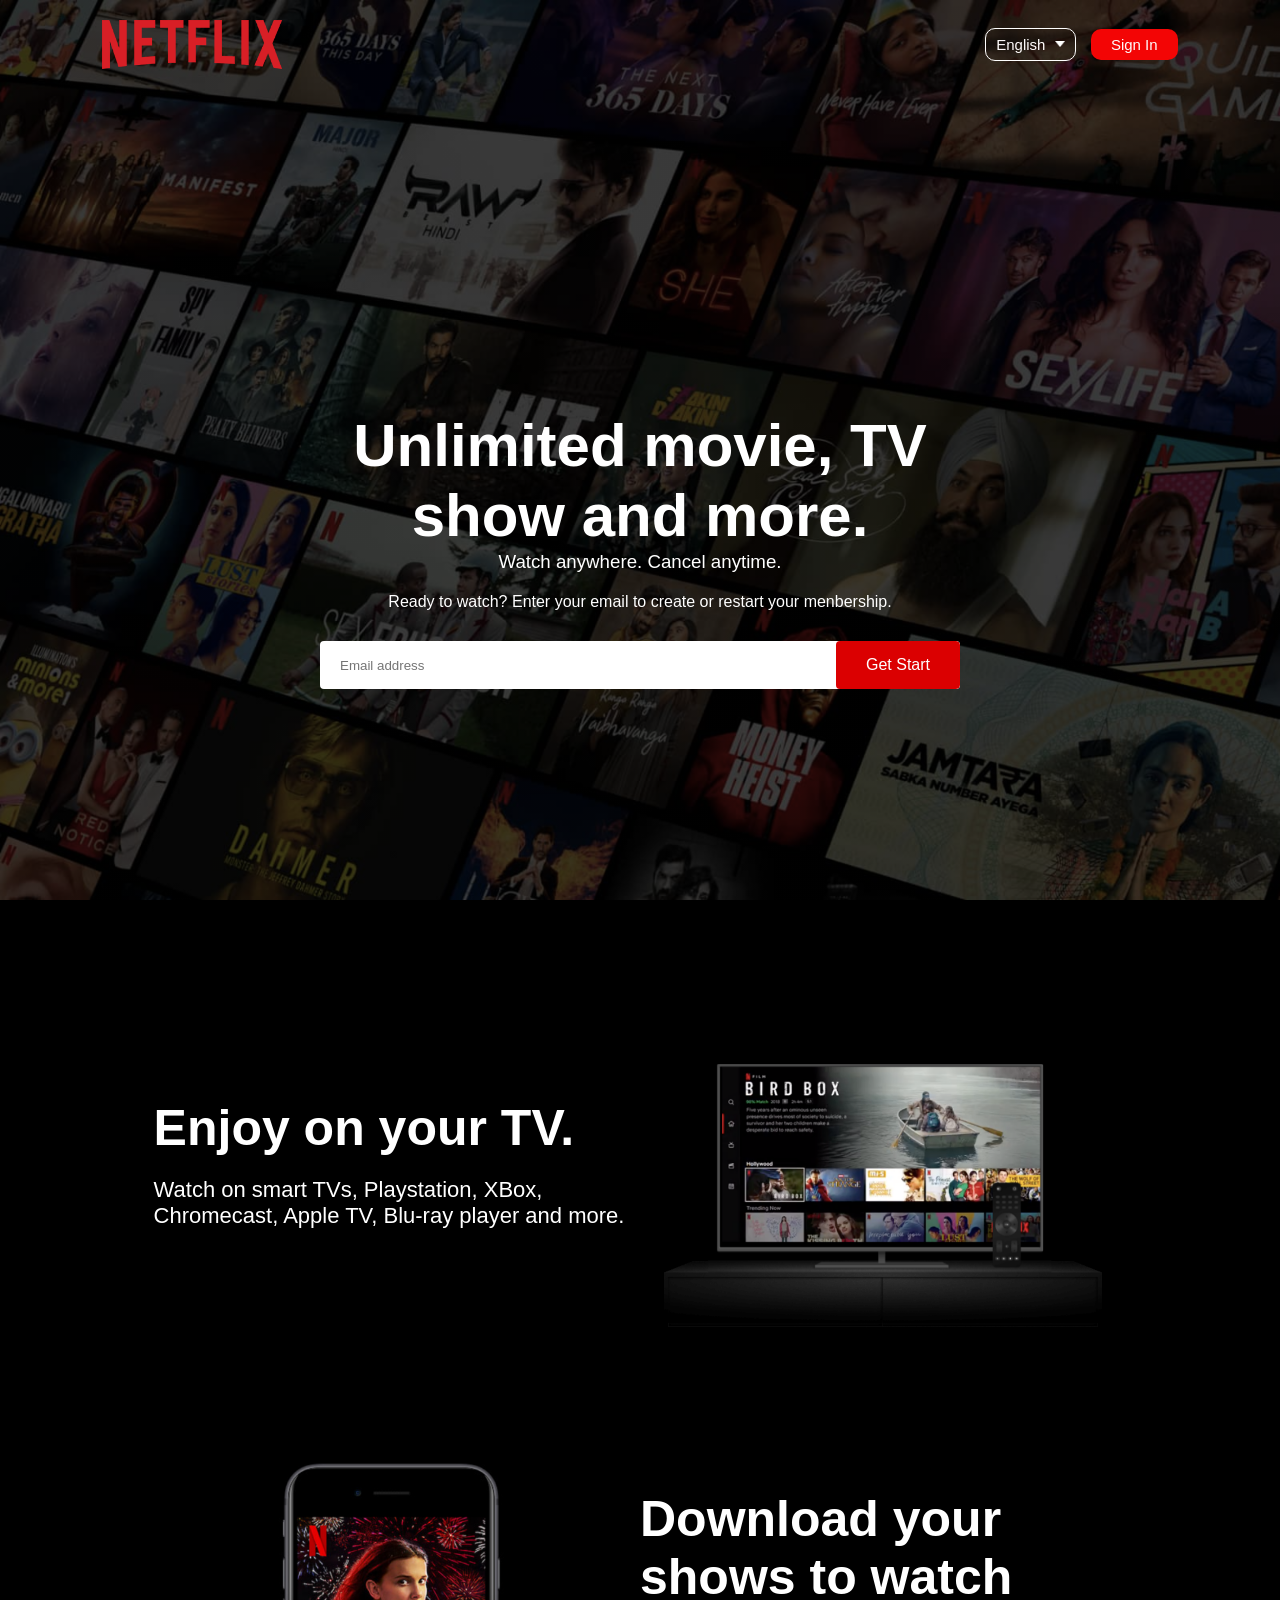
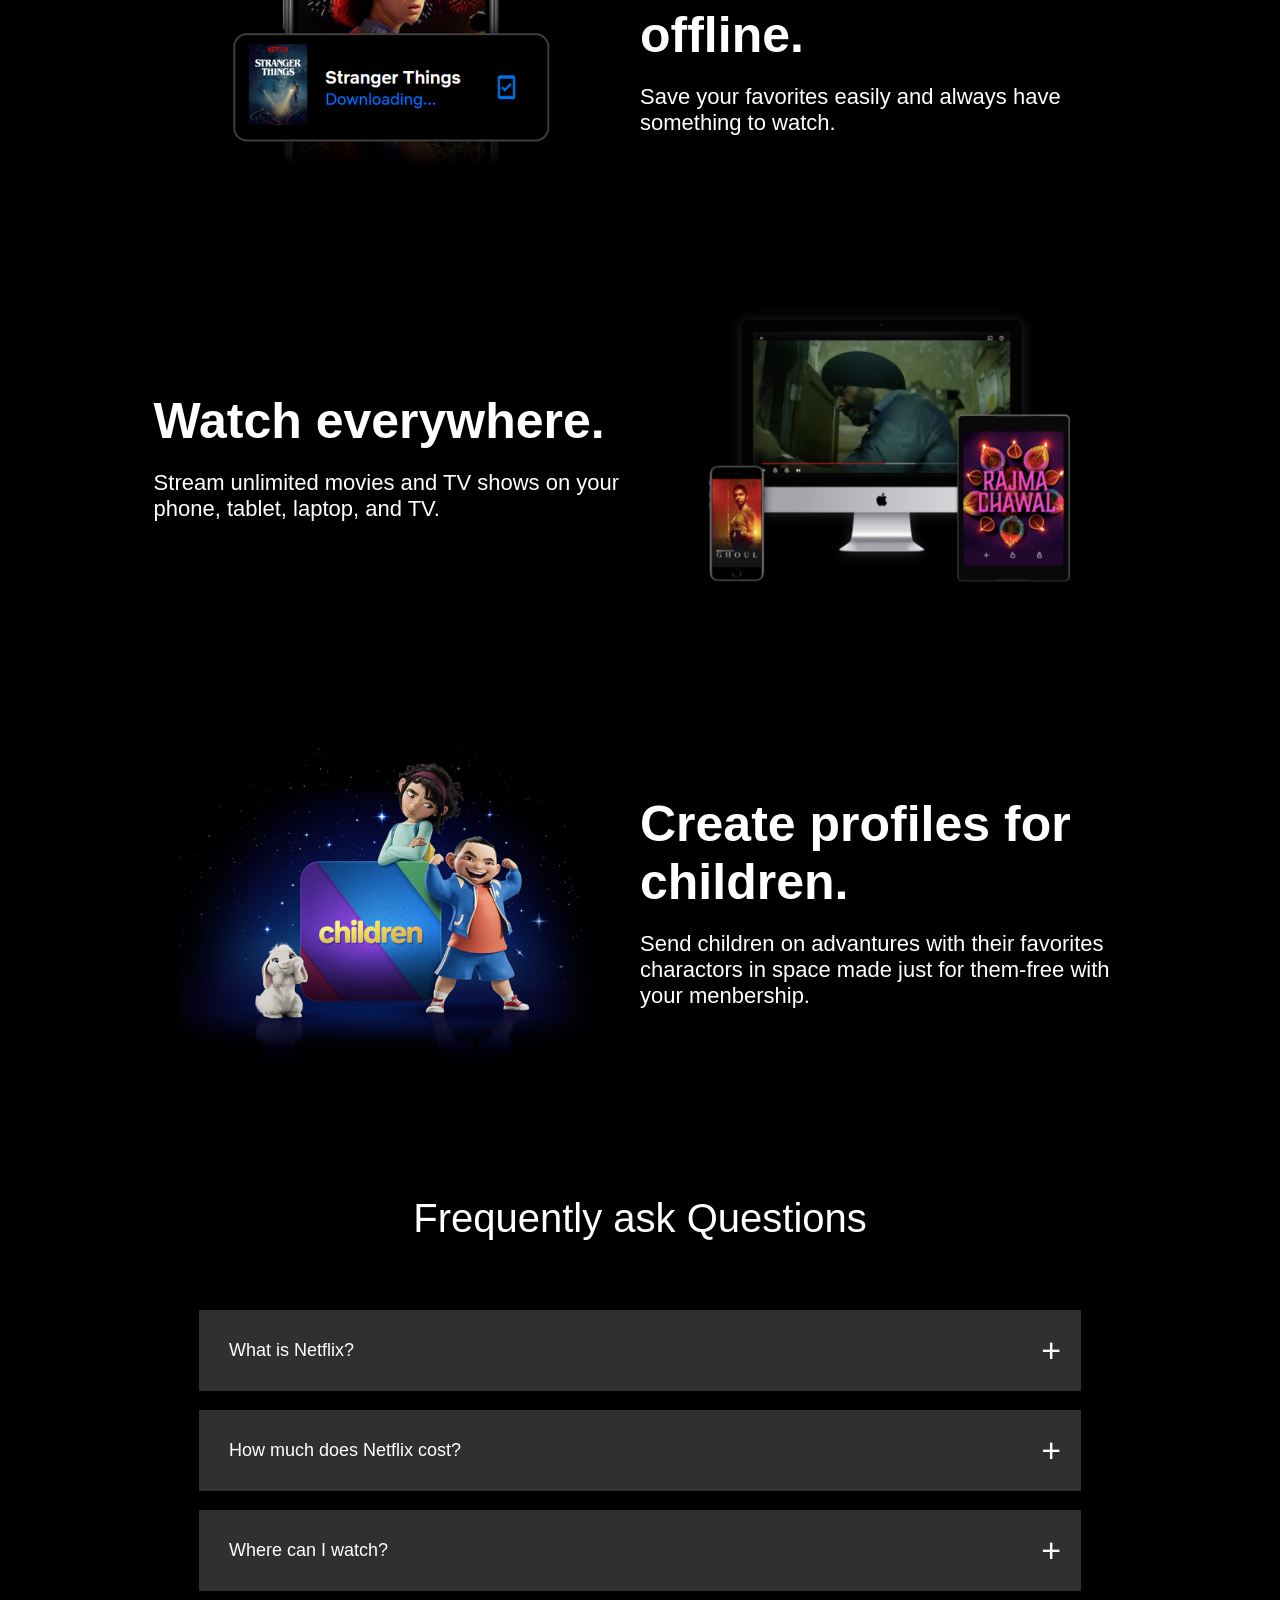
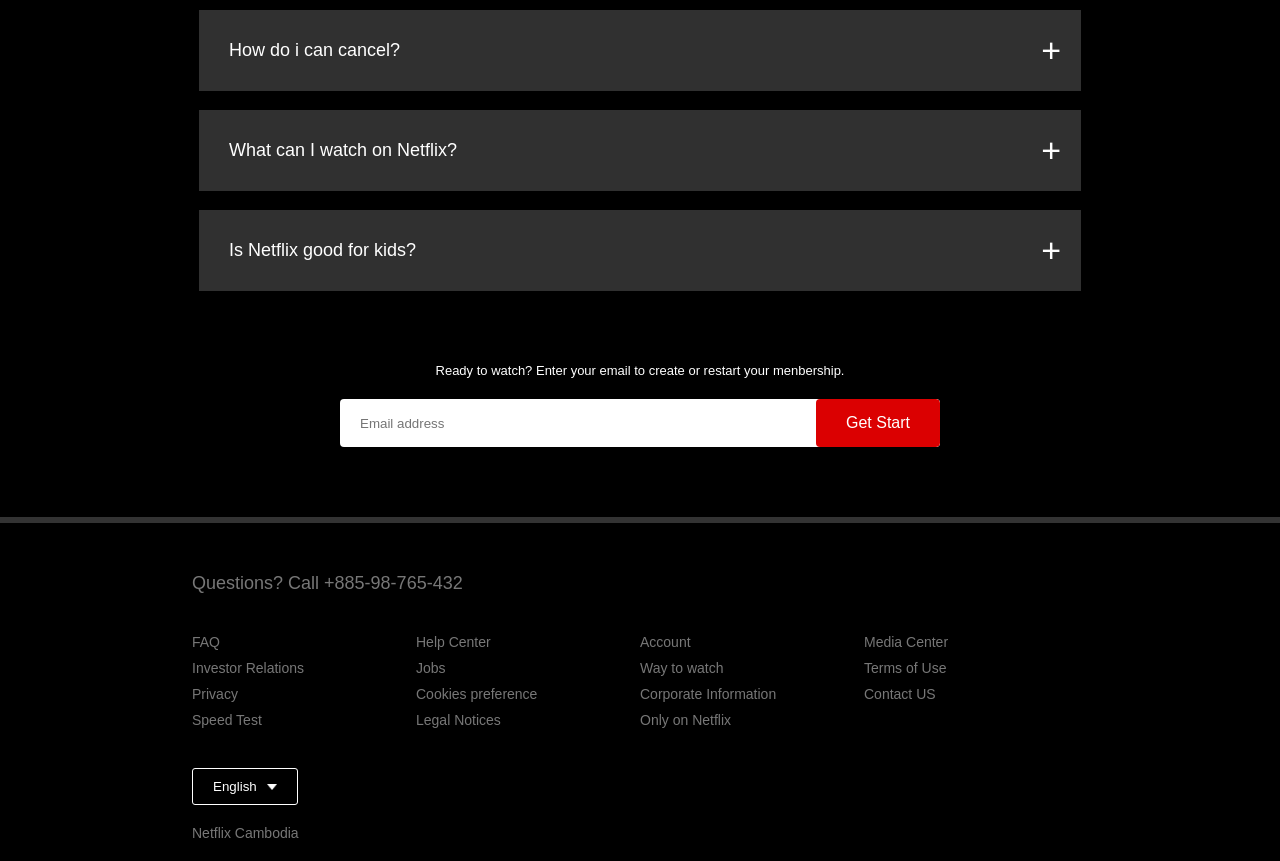
<file: index.html>
<!doctype html>
<html lang="en">
  <head>
    <meta charset="UTF-8" />
    <meta name="viewport" content="width=device-width, initial-scale=1.0" />
    <title>Netflix Website</title>
    <link rel="stylesheet" href="style.css" />
  </head>
  <body>
    <div class="header">
      <nav>
        <img src="img/logo.png" class="logo" />
        <div>
          <button class="language-btn">
            English <img src="img/down-icon.png" alt="" />
          </button>
          <a href="signin.html">
          <button>Sign In</button>
          </a>
        </div>
      </nav>
      <div class="header-content">
        <h1>Unlimited movie, TV show and more.</h1>
        <h3>Watch anywhere. Cancel anytime.</h3>
        <p>
          Ready to watch? Enter your email to create or restart your menbership.
        </p>
        <form class="email-signup">
          <input type="email" placeholder="Email address" required />
          <button type="submit">Get Start</button>
        </form>
      </div>
    </div>
    <div class="features">
      <div class="row">
        <div class="text-col">
          <h2>Enjoy on your TV.</h2>
          <p>
            Watch on smart TVs, Playstation, XBox, Chromecast, Apple TV, Blu-ray
            player and more.
          </p>
        </div>
        <div class="img-col">
          <img src="img/feature-1.png" />
        </div>
      </div>

      <div class="row">
        <div class="img-col">
          <img src="img/feature-2.png" />
        </div>
        <div class="text-col">
          <h2>Download your shows to watch offline.</h2>
          <p>Save your favorites easily and always have something to watch.</p>
        </div>
      </div>

      <div class="row">
        <div class="text-col">
          <h2>Watch everywhere.</h2>
          <p>
            Stream unlimited movies and TV shows on your phone, tablet, laptop,
            and TV.
          </p>
        </div>
        <div class="img-col">
          <img src="img/feature-3.png" />
        </div>
      </div>
      <div class="row">
        <div class="img-col">
          <img src="img/feature-4.png" />
        </div>
        <div class="text-col">
          <h2>Create profiles for children.</h2>
          <p>
            Send children on advantures with their favorites charactors in space
            made just for them-free with your menbership.
          </p>
        </div>
      </div>
    </div>

    <div class="faq">
      <h2>Frequently ask Questions</h2>
      <ul class="accordion">
        <li>
          <input type="radio" name="accordion" id="first" />
          <label for="first"> What is Netflix?</label>
          <div class="content">
            <p>
              Netflix is a streaming service where you can watch movies, TV
              shows, documentaries, anime, and Netflix Originals over the
              internet.
            </p>
          </div>
        </li>

        <li>
          <input type="radio" name="accordion" id="second" />
          <label for="second">How much does Netflix cost?</label>
          <div class="content">
            <p>
              Netflix’s exact current pricing is a little difficult to verify
              publicly because Netflix requires you to select the country in its
              pricing page, and prices can change by market.
            </p>
          </div>
        </li>

        <li>
          <input type="radio" name="accordion" id="third" />
          <label for="third">Where can I watch? </label>
          <div class="content">
            <p>
              You can watch Netflix on your phone, tablet, laptop, smart TV,
              PlayStation, Xbox, or other streaming devices with an internet
              connection.
            </p>
          </div>
        </li>

        <li>
          <input type="radio" name="accordion" id="fourth" />
          <label for="fourth">How do i can cancel?</label>
          <div class="content">
            <p>
              You can cancel Netflix by going to **Account → Cancel Membership →
              Finish Cancellation**. Your subscription will usually remain
              active until the end of your current billing period.
            </p>
          </div>
        </li>

        <li>
          <input type="radio" name="accordion" id="fifth" />
          <label for="fifth">What can I watch on Netflix?</label>
          <div class="content">
            <p>
              On Netflix, you can watch **movies, TV series, anime,
              documentaries, Korean dramas, and Netflix Originals like Stranger
              Things, Wednesday, and Squid Game.
            </p>
          </div>
        </li>

        <li>
          <input type="radio" name="accordion" id="sixth" />
          <label for="sixth">Is Netflix good for kids?</label>
          <div class="content">
            <p>
              Yes, Netflix can be good for kids because it has Kids profiles and
              parental controls. Parents can choose age-appropriate movies and
              shows and restrict unsuitable content.
            </p>
          </div>
        </li>
      </ul>

      <small> Ready to watch? Enter your email to create or restart your menbership. </small>
       <form class="email-signup">
          <input type="email" placeholder="Email address" required />
          <button type="submit">Get Start</button>
       </form>
    </div>


    
    <div class="footer">
        <h2>Questions? Call +885-98-765-432</h2>

        <div class="row">
            <div class="col">
                <a href="#">FAQ</a>
                <a href="#">Investor Relations</a>
                <a href="#">Privacy</a>
                <a href="#">Speed Test</a>
            </div>
             <div class="col">
                <a href="#">Help Center </a>
                <a href="#">Jobs </a>
                <a href="#">Cookies preference</a>
                <a href="#">Legal Notices</a>
            </div>
             <div class="col">
                <a href="#">Account</a>
                <a href="#">Way to watch</a>
                <a href="#">Corporate Information</a>
                <a href="#">Only on Netflix</a>
            </div>
            <div class="col">
                <a href="#">Media Center
                <a href="#">Terms of Use</a>
                <a href="#">Contact US</a>
            </div>
        </div>
        <button class="language-btn">English <img src="img/down-icon.png" /></button>
        <p class="copyright-text">Netflix Cambodia</p>
    </div>  
  </body>
</html>
</file>
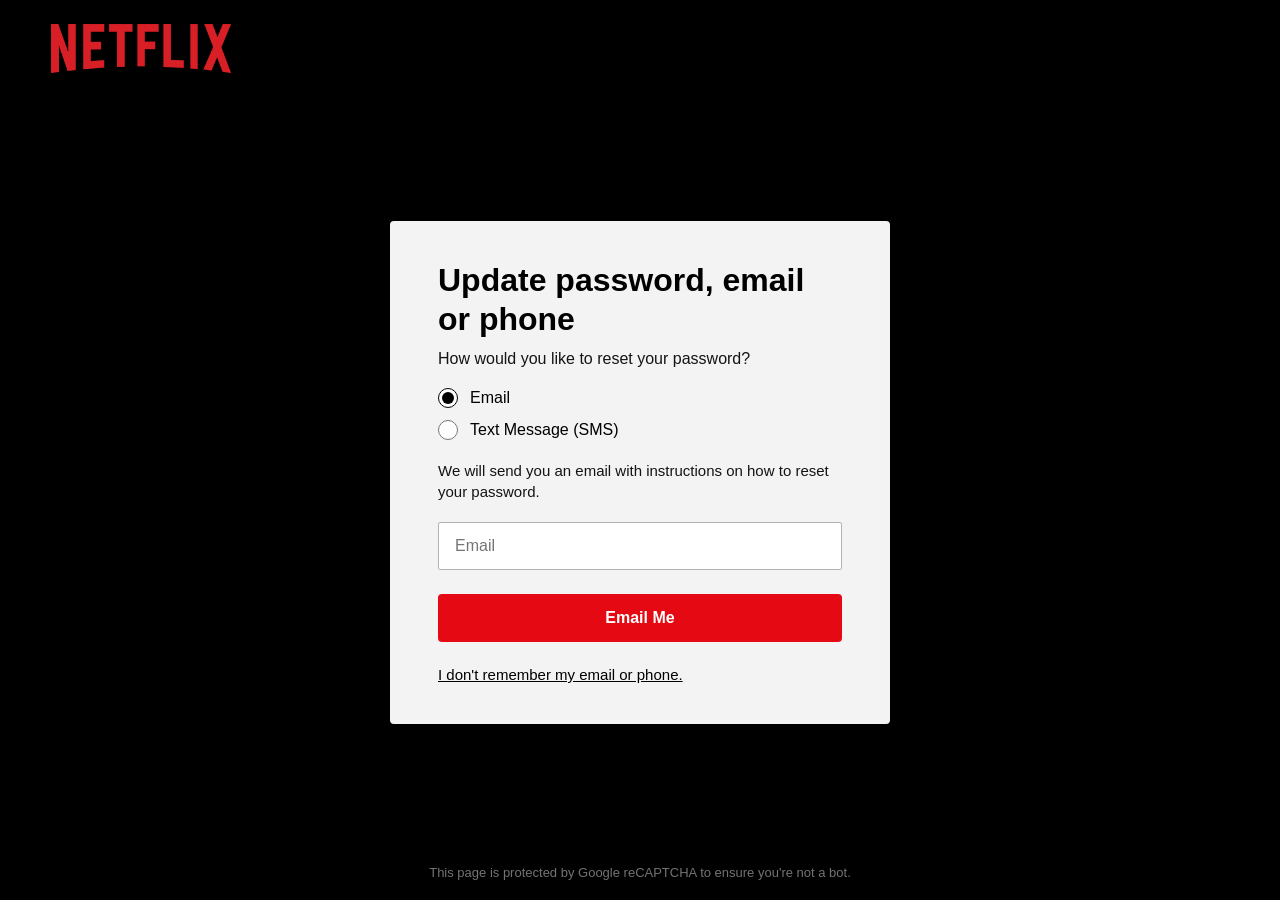
<file: forget.html>
<!DOCTYPE html>
<html lang="en">
<head>
    <meta charset="UTF-8">
    <meta name="viewport" content="width=device-width, initial-scale=1.0">
    <title>Netflix - Forgot Password</title>
    <link rel="stylesheet" href="style.css">
</head>
<body class="forgot-page">

    <header class="forgot-header">
        <a href="index.html">
            <img src="/img/logo.png" class="logo" alt="Netflix Logo">
        </a>
    </header>

    <main class="forgot-wrapper">
        <div class="forgot-card">
            <h1>Update password, email or phone</h1>
            <p class="sub-heading">How would you like to reset your password?</p>

            <form action="#" method="POST">
                <div class="radio-group">
                    <label class="radio-option">
                        <input type="radio" name="reset-option" value="email" checked id="option-email">
                        <span>Email</span>
                    </label>
                    <label class="radio-option">
                        <input type="radio" name="reset-option" value="sms" id="option-sms">
                        <span>Text Message (SMS)</span>
                    </label>
                </div>
                <p class="instruction-text" id="instruction">
                    We will send you an email with instructions on how to reset your password.
                </p>
                <div class="reset-input-box">
                    <input type="email" id="reset-field" placeholder="Email" required>
                </div>
                <button type="submit" class="reset-btn" id="submit-btn">Email Me</button>
            </form>
            <div class="forgot-help-link">
                <a href="signin.html">I don't remember my email or phone.</a>
            </div>
        </div>
    </main>

    <footer class="forgot-footer">
        <p>This page is protected by Google reCAPTCHA to ensure you're not a bot.</p>
    </footer> 

    <script>
        const optionEmail = document.getElementById('option-email');
        const optionSms = document.getElementById('option-sms');
        const instruction = document.getElementById('instruction');
        const resetField = document.getElementById('reset-field');
        const submitBtn = document.getElementById('submit-btn');

        optionEmail.addEventListener('change', () => {
            instruction.textContent = "We will send you an email with instructions on how to reset your password.";
            resetField.placeholder = "Email";
            resetField.type = "email";
            submitBtn.textContent = "Email Me";
        });

        optionSms.addEventListener('change', () => {
            instruction.textContent = "We will text you a verification code to reset your password. Message and data rates may apply.";
            resetField.placeholder = "Text Message (SMS)";
            resetField.type = "tel";
            submitBtn.textContent = "Text Me";
        });
    </script>
</body>
</html>
</file>
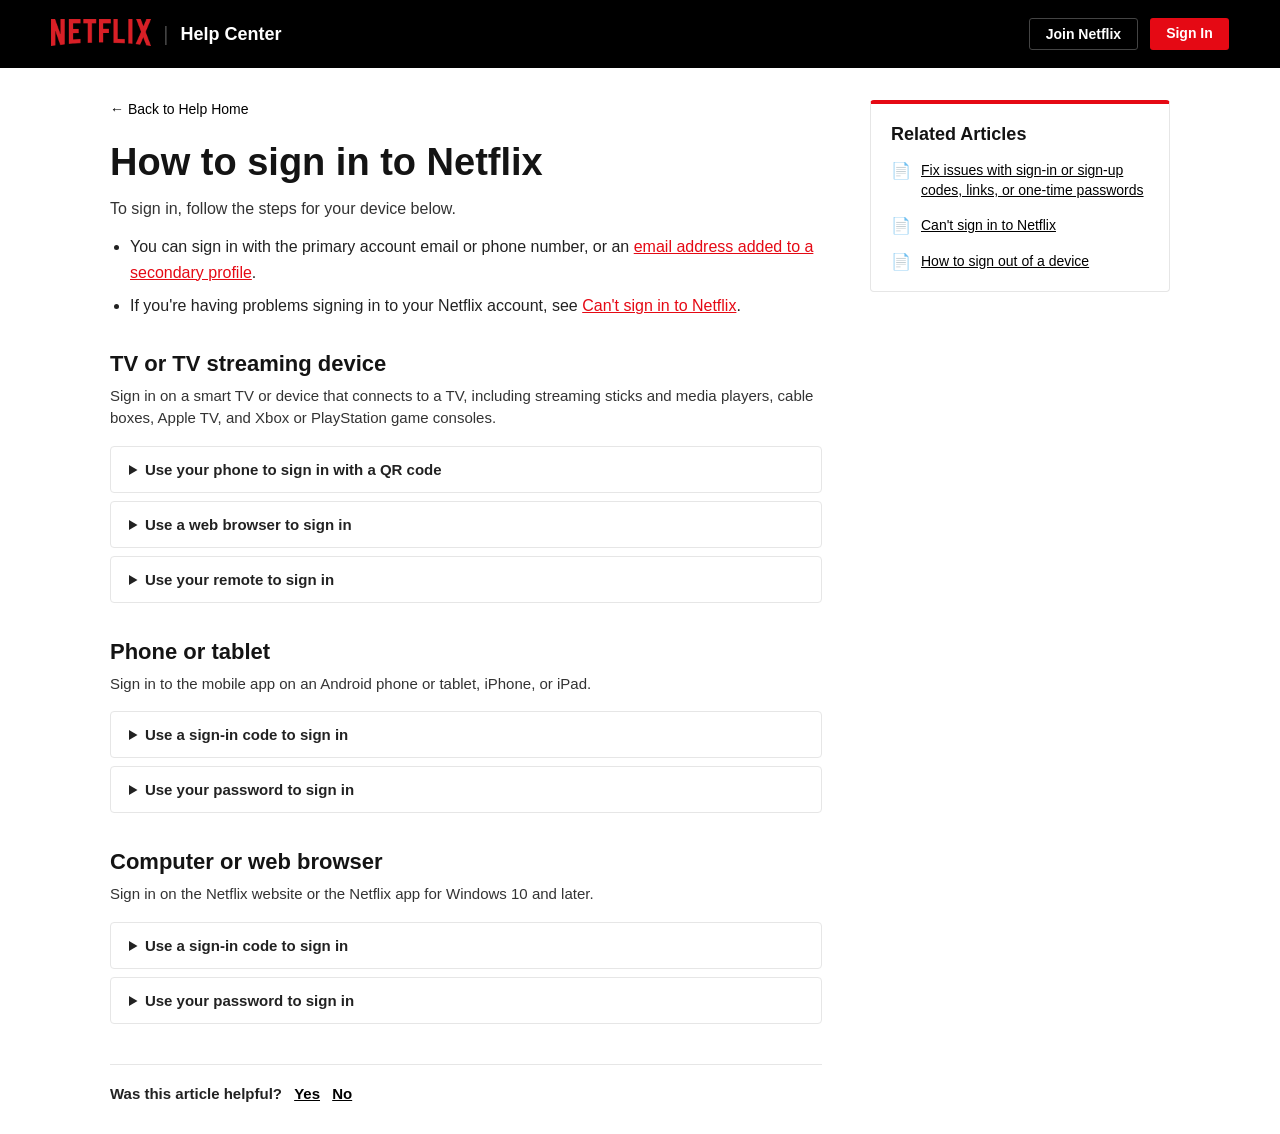
<file: lern-more.html>
<!DOCTYPE html>
<html lang="en">
<head>
    <meta charset="UTF-8">
    <meta name="viewport" content="width=device-width, initial-scale=1.0">
    <title>How to sign in to Netflix - Help Center</title>
    <!-- Link to main style.css -->
    <link rel="stylesheet" href="style.css">
</head>
<body class="help-page">

    <!-- Top Navigation Bar -->
    <header class="help-header">
        <div class="help-nav-left">
            <a href="index.html">
                <img src="../img/logo.png" class="logo" alt="Netflix Logo">
            </a>
            <span class="divider">|</span>
            <span class="help-center-title">Help Center</span>
        </div>
        <div class="help-nav-right">
            <a href="signin.html" class="btn-join">Join Netflix</a>
            <a href="signin.html" class="btn-signin">Sign In</a>
        </div>
    </header>


    <div class="help-container">
        
    
        <main class="help-main">
            <a href="signin.html" class="back-link">&larr; Back to Help Home</a>

            <h1>How to sign in to Netflix</h1>
            <p class="intro-text">To sign in, follow the steps for your device below.</p>

            <ul class="help-bullet-list">
                <li>You can sign in with the primary account email or phone number, or an <a href="#" class="red-link">email address added to a secondary profile</a>.</li>
                <li>If you're having problems signing in to your Netflix account, see <a href="signin.html" class="red-link">Can't sign in to Netflix</a>.</li>
            </ul>

            <section class="device-section">
                <h2>TV or TV streaming device</h2>
                <p class="device-desc">Sign in on a smart TV or device that connects to a TV, including streaming sticks and media players, cable boxes, Apple TV, and Xbox or PlayStation game consoles.</p>
                
                <details class="help-accordion">
                    <summary>Use your phone to sign in with a QR code</summary>
                    <div class="accordion-body">
                        <p>Open the Netflix app on your TV, select Sign In, and scan the QR code displayed using your phone's camera.</p>
                    </div>
                </details>

                <details class="help-accordion">
                    <summary>Use a web browser to sign in</summary>
                    <div class="accordion-body">
                        <p>Go to netflix.com/tv8 on your computer or mobile device and enter the code displayed on your TV screen.</p>
                    </div>
                </details>

                <details class="help-accordion">
                    <summary>Use your remote to sign in</summary>
                    <div class="accordion-body">
                        <p>Enter your account email and password using your TV remote control and on-screen keyboard.</p>
                    </div>
                </details>
            </section>

            <section class="device-section">
                <h2>Phone or tablet</h2>
                <p class="device-desc">Sign in to the mobile app on an Android phone or tablet, iPhone, or iPad.</p>

                <details class="help-accordion">
                    <summary>Use a sign-in code to sign in</summary>
                    <div class="accordion-body">
                        <p>Enter your phone number or email to receive a 4-digit sign-in code sent to your message inbox or email.</p>
                    </div>
                </details>

                <details class="help-accordion">
                    <summary>Use your password to sign in</summary>
                    <div class="accordion-body">
                        <p>Enter your Netflix account email address and account password to sign in directly.</p>
                    </div>
                </details>
            </section>

          
            <section class="device-section">
                <h2>Computer or web browser</h2>
                <p class="device-desc">Sign in on the Netflix website or the Netflix app for Windows 10 and later.</p>

                <details class="help-accordion">
                    <summary>Use a sign-in code to sign in</summary>
                    <div class="accordion-body">
                        <p>Request a sign-in link or code sent to your email or phone number to sign in without typing a password.</p>
                    </div>
                </details>

                <details class="help-accordion">
                    <summary>Use your password to sign in</summary>
                    <div class="accordion-body">
                        <p>Go to netflix.com/login, enter your email/phone number and password, then click Sign In.</p>
                    </div>
                </details>
            </section>

            
            <div class="helpful-feedback">
                <p>Was this article helpful? <a href="#">Yes</a> <a href="#">No</a></p>
            </div>
        </main>

     
        <aside class="help-sidebar">
            <div class="related-card">
                <h3>Related Articles</h3>
                <ul>
                    <li>
                        <span class="doc-icon">&#128196;</span>
                        <a href="#">Fix issues with sign-in or sign-up codes, links, or one-time passwords</a>
                    </li>
                    <li>
                        <span class="doc-icon">&#128196;</span>
                        <a href="#">Can't sign in to Netflix</a>
                    </li>
                    <li>
                        <span class="doc-icon">&#128196;</span>
                        <a href="#">How to sign out of a device</a>
                    </li>
                </ul>
            </div>
        </aside>

    </div>

</body>
</html>
</file>
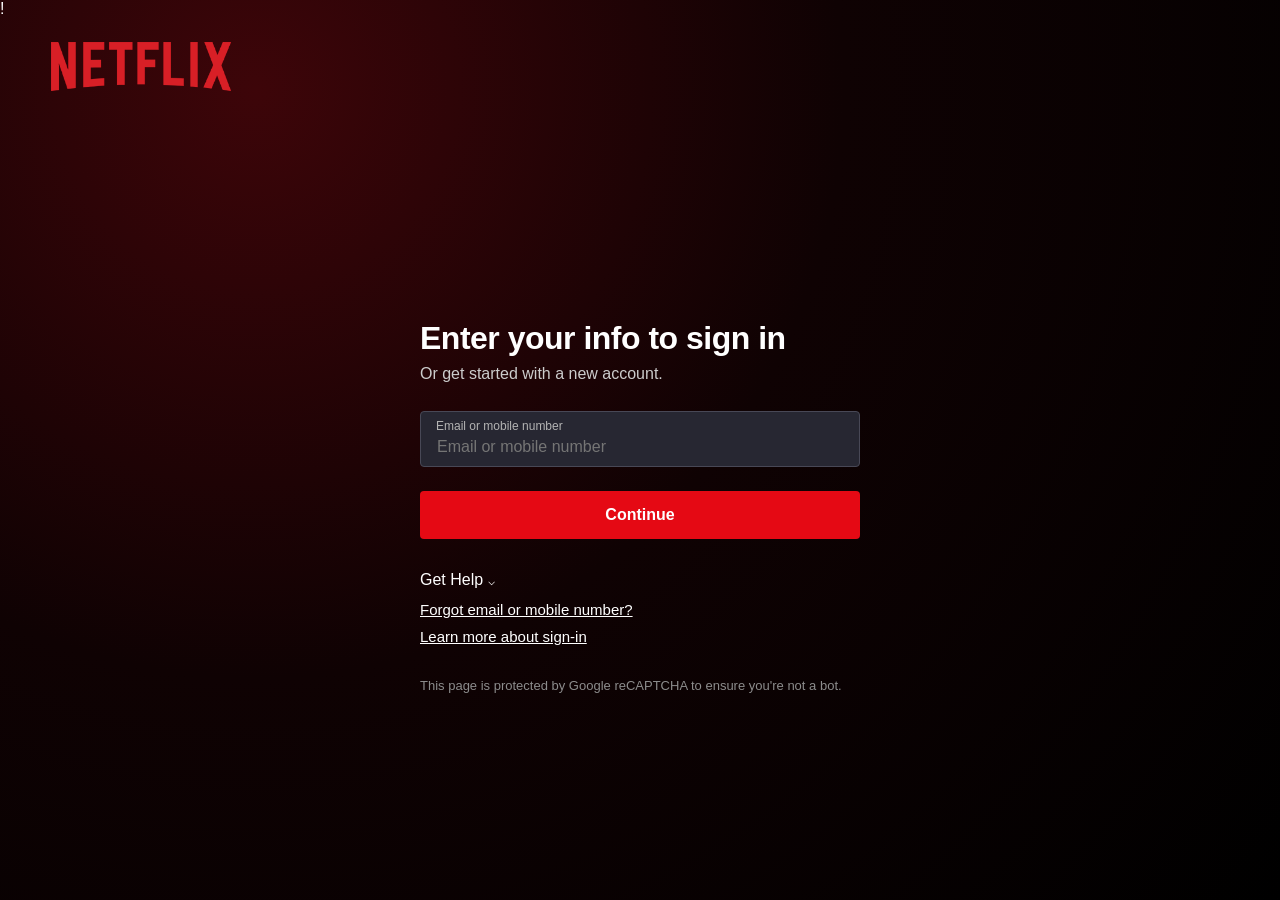
<file: signin.html>
!<!DOCTYPE html>
<html lang="en">
<head>
    <meta charset="UTF-8">
    <meta name="viewport" content="width=device-width, initial-scale=1.0">
    <title>Netflix-Sign In</title>
    
    <link rel="stylesheet" href="style.css">
</head>
<body class="signin-page">

    
    <header class="signin-header">
        <a href="index.html">
            <img src="/img/logo.png" class="logo" alt="Netflix Logo">
        </a>
    </header>

    
    <main class="signin-wrapper">
        <div class="signin-card">
            <h1>Enter your info to sign in</h1>
            <p class="sub-text">Or get started with a new account.</p>

            <form action="#" method="POST">
                <div class="floating-label-input">
                    <input 
                        type="text" 
                        id="user-id" 
                        required 
                        placeholder="Email or mobile number" 
                        value=""
                    />
                    <label for="user-id">Email or mobile number</label>
                </div>

                <button type="submit" class="continue-btn">Continue</button>
            </form>

            <div class="get-help">
                <p>Get Help <span class="arrow">⌵</span></p>
                <div class="help-links">
                    <a href="/forget.html">Forgot email or mobile number?</a>
                    <a href="/lern-more.html">Learn more about sign-in</a>
                </div>
            </div>

            <p class="recaptcha-notice">
                This page is protected by Google reCAPTCHA to ensure you're not a bot.
            </p>
        </div>
    </main>

</body>
</html>
</file>
<file: style.css>
*{
    margin: 0;
    padding: 0;
    font-family: ' Poppins', sans-serif;
    box-sizing: border-box;
}
body{
    background-color: #000000;
    color: #fff;
}
.header {
    width: 100%;
    height: 100vh;
    background-image: linear-gradient(rgba(0, 0, 0, 0.7), rgba(0, 0, 0, 0.7)), url('img/header-image.png');
    background-size: cover;
    background-position: center;
    padding: 10px 8%;
    position: relative;
}

nav{
    display: flex;
    align-items: center;
    justify-content: space-between;
    padding: 10px 0;
}
.logo{
    width: 180px;
    cursor: pointer;
}
nav button{
    
    border: 0;
    outline: 0;
    background: #f30505;
    color:#fffbfb;
    padding: 7px 20px;
    font-size: 15px;
    border-radius: 10px ;
    margin-left: 10px;
    cursor: pointer;
}
.language-btn{
    display: inline-flex;
    align-items: center;
    background: transparent;
    border: 1px solid #fff;
    padding: 7px 10px;
}
.language-btn img{
    width: 10px;
    margin-left: 10px;
}
.header-content{
    position: absolute;
    top: 50%;
    left: 50%;
    transform: translate(-50%,-50%);
    text-align: center;
    margin-top: 100px;
}
.header-content h1{
    font-size: 60px;
    line-height: 70px;
    font-weight: 600;
    max-width: 650px;
}
.header-content h3{
    font-weight: 400;
    margin-bottom: 20px;
}
.email-signup {
    display:flex ;
    background:#fff;
    border-radius: 4px;
    align-items: center;
    margin-top: 30px;
    overflow: hidden;
}
.email-signup input{
    flex: 1;
    border: 0;
    outline: 0;
    margin-left: 20px;
}
.email-signup button{
    background: #db0001;
    border: 0;
    outline: 0;
    color: #fff;
    font-size: 16px;
    cursor: pointer;
    padding: 15px 30px;
    border-radius: 4px;
}

.features{
    padding: 50px 12%;
    font-size: 22px;
}
.row{
    display: flex;
    width: 100%;
    align-items: center;
    flex-wrap: wrap;
    padding: 50px 0;
}
.text-col{
    flex-basis: 50%;
    margin-bottom: 20px;
}
.img-col{
    flex-basis: 50%;
    margin-bottom: 20px;
}
.img-col img {
    display: block;
    width: 90%;
    margin: auto;
    transition: transform 0.4s ease, filter 0.4s ease; 
}
.img-col img:hover {
    transform: scale(1.05);   
    filter: brightness(1.1);  
    cursor: pointer;
}
.features h2{
    font-size: 50px;
    font-weight: 600;
    margin-bottom: 20px;
}



.faq{
    padding: 10px 12%;
    text-align: center;
    font-size: 18px,
}
.faq h2{
    font-weight: 500;
    font-size: 40px;
}

.accordion{
    margin: 60px auto;
    width: 100%;
    max-width: 900px;
}
.accordion li{
    list-style: none;
    width: 100%;
    padding: 1%;
    margin-bottom: px;
}
.accordion li label{
    display: flex;
    align-items: center;
    padding: 30px;
    font-size: 18px;
    font-weight: 500;
    background: #303030;
    margin-bottom: 1px;
    cursor: pointer;
    position: relative;
}
label::after{
    content: '+';
    font-size: 34px;
    position: absolute;
    right: 20px;
    transition: transform 0.5s;
}
input[type="radio"]{
    display: none;
}
.accordion .content{
    background: #303030;
    text-align: left;
    padding: 0 20px;
    max-height: 0;
    overflow: hidden;
    transition:  max-height 0.5s; padding: 0.5s;
}
.accordion input[type="radio"]:checked + label + .content{
    max-height: 600px;
    padding: 30px 20px;
}
.accordion input[type="radio"]:checked + label::after {
    transform: rotate(135deg);
}
.faq .email-signup{
    max-width: 600px;
    margin: 20px auto 60px;
}
.faq small{
    font-size: 13px;
}


.footer{
    padding: 50px 15% 10px;
    border-top:6px solid #333;
    color: #777;
}
.footer h2{
    font-size: 18px;
    font-weight: 400;
    margin-bottom: 30px;
}
.footer .col{
    flex-basis: 25%;
    flex-grow: 1;
    margin-bottom: 20px;
}
.footer .col a{
    display: block;
    text-decoration: none;
    color: #777;
    font-size: 14px;
    margin-bottom: 10px;

}
.footer .row{
    align-items: flex-start;
    padding: 10px 0;
}
.footer .language-btn{
    color: #fff;
    padding: 10px 20px;
    border-radius: 3px;
}
.copyright-text{
    font-size: 14px;
    margin-top: 20px;
    margin-bottom: 10px;
}


@media only screen and (max-width:600px){
    .logo {
        width: 100px;
    }
    nav bottom{
        padding: 5px 10x;
    }
    nav .language-btn{
        padding: 4px 8px ;
    }
    .header-content{
        position: unset;
        transform: none;
        padding-top: 150px;
    }
    .header-content h1{
        font-size: 30px;
    }
    .email-signup{
        font-size: 12px;
        padding: 10px 15px ;
    }
    .text-col, .img-col{

        flex-basis: 100%;
    }
    .features h2{
        font-size: 30px;
    }
    .features p{
        font-size: 15px;
    }
    .row:nth-child(2), .row:nth-child(4){
        flex-direction: column-reverse;
    }
    .features .row{

    padding: 10px 0;
    }
    .faq h2{
        padding: 20px
    }
    .accordion .content{
        font-size: 14px;
    }
    .accordion li lable{
        padding: 10px;
        font-size: 14px;
    }
    .lable::after{
        font-size: 22px;
    }
}





/* ================= NEW SIGN IN PAGE STYLES ================= */

/* Background gradient matching the Netflix sign-in screen */
body.signin-page {
    background: radial-gradient(circle at 20% 10%, #3d0509 0%, #0f0203 45%, #000000 100%);
    min-height: 100vh;
    display: flex;
    flex-direction: column;
}

.signin-header {
    padding: 24px 4%;
}

.signin-wrapper {
    flex: 1;
    display: flex;
    justify-content: center;
    align-items: center;
    padding: 20px;
}

.signin-card {
    width: 100%;
    max-width: 440px;
    padding: 10px 0;
}

.signin-card h1 {
    font-size: 32px;
    font-weight: 700;
    color: #ffffff;
    margin-bottom: 8px;
    letter-spacing: -0.5px;
}

.signin-card .sub-text {
    font-size: 16px;
    color: #cccccc;
    margin-bottom: 28px;
}

/* Floating label input box */
.floating-label-input {
    position: relative;
    margin-bottom: 16px;
}

.floating-label-input input {
    width: 100%;
    height: 56px;
    background: #272732;
    border: 1px solid #484856;
    border-radius: 4px;
    color: #ffffff;
    font-size: 16px;
    padding: 22px 16px 6px;
    outline: none;
    transition: border-color 0.2s ease;
}

.floating-label-input input:focus {
    border-color: #ffffff;
}

.floating-label-input label {
    position: absolute;
    left: 16px;
    top: 8px;
    font-size: 12px;
    color: #b3b3b3;
    pointer-events: none;
    transition: all 0.2s ease;
}

/* Red Continue Button */
.continue-btn {
    width: 100%;
    height: 48px;
    background: #e50914;
    color: #ffffff;
    border: 0;
    border-radius: 4px;
    font-size: 16px;
    font-weight: 600;
    cursor: pointer;
    margin-top: 8px;
    transition: background-color 0.2s ease;
}

.continue-btn:hover {
    background: #c11119;
}

/* Get Help Link */
.get-help {
    margin-top: 32px;
    margin-bottom: 32px;
}

.get-help a {
    color: #ffffff;
    text-decoration: none;
    font-size: 16px;
    font-weight: 500;
    display: inline-flex;
    align-items: center;
    gap: 6px;
}

.get-help a:hover {
    text-decoration: underline;
}

.get-help .arrow {
    font-size: 12px;
}

/* Footer reCAPTCHA Note */
.recaptcha-notice {
    font-size: 13px;
    color: #8c8c8c;
    line-height: 1.4;
}

/* Remove the '+' icon specifically on the sign-in page */
.signin-page label::after {
    content: none;
}

.help-links {
    display: flex;
    flex-direction: column;
    gap: 10px;
    margin-top: 12px;
}

.help-links a {
    color: #ffffff;
    text-decoration: underline;
    font-size: 15px;
}

.help-links a:hover {
    color: #e50914;
}


/* PASSWORD PAGE */

body.forgot-page {
    background: #000000;
    min-height: 100vh;
    display: flex;
    flex-direction: column;
}

.forgot-header {
    padding: 24px 4%;
}

.forgot-wrapper {
    flex: 1;
    display: flex;
    justify-content: center; 
    align-items: center;
    padding: 20px 8%;
}

/* White Card Panel */
.forgot-card {
    background: #f3f3f3;
    color: #000000;
    width: 100%;
    max-width: 500px;
    padding: 40px 48px;
    border-radius: 4px;
}

.forgot-card h1 {
    font-size: 32px;
    font-weight: 700;
    margin-bottom: 12px;
    color: #000000;
    line-height: 1.2;
}

.forgot-card .sub-heading {
    font-size: 16px;
    color: #141414;
    margin-bottom: 20px;
}

/* Radio buttons */
.radio-group {
    display: flex;
    flex-direction: column;
    gap: 12px;
    margin-bottom: 20px;
}

.radio-option {
    display: flex;
    align-items: center;
    gap: 12px;
    font-size: 16px;
    cursor: pointer;
    color: #000000;
}

.radio-option input[type="radio"] {
    display: inline-block;
    width: 20px;
    height: 20px;
    accent-color: #000000; /* Dark inner selection dot */
    cursor: pointer;
}


.instruction-text {
    font-size: 15px;
    color: #141414;
    line-height: 1.4;
    margin-bottom: 20px;
}


.reset-input-box input {
    width: 100%;
    height: 48px;
    background: #ffffff;
    border: 1px solid #b3b3b3;
    border-radius: 2px;
    padding: 0 16px;
    font-size: 16px;
    color: #000000;
    outline: none;
    margin-bottom: 24px;
}

.reset-input-box input:focus {
    border-color: #000000;
}

/* Red Action Button */
.reset-btn {
    width: 100%;
    height: 48px;
    background: #e50914;
    color: #ffffff;
    border: none;
    border-radius: 4px;
    font-size: 16px;
    font-weight: 700;
    cursor: pointer;
    margin-bottom: 24px;
    transition: background 0.2s ease;
}

.reset-btn:hover {
    background: #c11119;
}

/* Link */
.forgot-help-link a {
    color: #000000;
    text-decoration: underline;
    font-size: 15px;
}

.forgot-help-link a:hover {
    color: #e50914;
}

/* Footer note */
.forgot-footer {
    text-align: center;
    padding: 20px;
    color: #737373;
    font-size: 13px;
}



/* HELP CENTER PAGE STYLES*/

body.help-page {
    background-color: #ffffff;
    color: #222222;
    min-height: 100vh;
}

/* Header */
.help-header {
    background-color: #000000;
    height: 68px;
    padding: 0 4%;
    display: flex;
    justify-content: space-between;
    align-items: center;
}

.help-nav-left {
    display: flex;
    align-items: center;
    gap: 12px;
}

.help-nav-left .logo {
    width: 100px;
}

.help-nav-left .divider {
    color: #444;
    font-size: 20px;
}

.help-center-title {
    color: #ffffff;
    font-size: 18px;
    font-weight: 600;
}

.help-nav-right {
    display: flex;
    gap: 12px;
}

.btn-join {
    border: 1px solid #444;
    background: transparent;
    color: #ffffff;
    padding: 7px 16px;
    border-radius: 3px;
    text-decoration: none;
    font-size: 14px;
    font-weight: 600;
}

.btn-signin {
    background-color: #e50914;
    color: #ffffff;
    padding: 7px 16px;
    border-radius: 3px;
    text-decoration: none;
    font-size: 14px;
    font-weight: 600;
}

/* Layout Grid */
.help-container {
    max-width: 1100px;
    margin: 32px auto;
    padding: 0 20px;
    display: flex;
    gap: 48px;
}

.help-main {
    flex: 1;
}

.back-link {
    color: #000000;
    text-decoration: none;
    font-size: 14px;
    font-weight: 500;
    display: inline-block;
    margin-bottom: 24px;
}

.back-link:hover {
    text-decoration: underline;
}

.help-main h1 {
    font-size: 38px;
    font-weight: 800;
    margin-bottom: 16px;
    color: #141414;
}

.intro-text {
    font-size: 16px;
    margin-bottom: 16px;
    color: #333333;
}

.help-bullet-list {
    margin-left: 20px;
    margin-bottom: 32px;
    line-height: 1.6;
}

.help-bullet-list li {
    margin-bottom: 8px;
}

.red-link {
    color: #e50914;
    text-decoration: underline;
}

/* Sections & Accordions */
.device-section {
    margin-bottom: 36px;
}

.device-section h2 {
    font-size: 22px;
    font-weight: 700;
    margin-bottom: 8px;
    color: #141414;
}

.device-desc {
    font-size: 15px;
    color: #333333;
    margin-bottom: 16px;
    line-height: 1.5;
}

/* Native HTML Accordion Styling */
.help-accordion {
    border: 1px solid #e6e6e6;
    border-radius: 4px;
    margin-bottom: 8px;
    background: #ffffff;
}

.help-accordion summary {
    padding: 14px 18px;
    font-size: 15px;
    font-weight: 600;
    cursor: pointer;
    color: #222222;
    outline: none;
    list-style-position: inside;
}

.help-accordion summary:hover {
    background-color: #f8f8f8;
}

.accordion-body {
    padding: 16px 18px;
    border-top: 1px solid #eee;
    background-color: #fafafa;
    font-size: 14px;
    line-height: 1.5;
    color: #444444;
}

/* Helpful rating */
.helpful-feedback {
    border-top: 1px solid #e6e6e6;
    padding-top: 20px;
    margin-top: 40px;
    font-size: 15px;
    font-weight: 600;
}

.helpful-feedback a {
    color: #000000;
    margin-left: 8px;
    text-decoration: underline;
}

/* Sidebar */
.help-sidebar {
    width: 300px;
    flex-shrink: 0;
}

.related-card {
    border: 1px solid #e6e6e6;
    border-top: 4px solid #e50914;
    border-radius: 4px;
    padding: 20px;
    background: #ffffff;
}

.related-card h3 {
    font-size: 18px;
    font-weight: 700;
    margin-bottom: 16px;
    color: #141414;
}

.related-card ul {
    list-style: none;
}

.related-card li {
    display: flex;
    align-items: flex-start;
    gap: 10px;
    margin-bottom: 16px;
}

.related-card li:last-child {
    margin-bottom: 0;
}

.related-card a {
    color: #000000;
    text-decoration: underline;
    font-size: 14px;
    line-height: 1.4;
    font-weight: 500;
}

.related-card a:hover {
    color: #e50914;
}

/* Mobile Responsiveness for Help Center */
@media (max-width: 768px) {
    .help-container {
        flex-direction: column;
    }
    .help-sidebar {
        width: 100%;
    }
}
</file>
